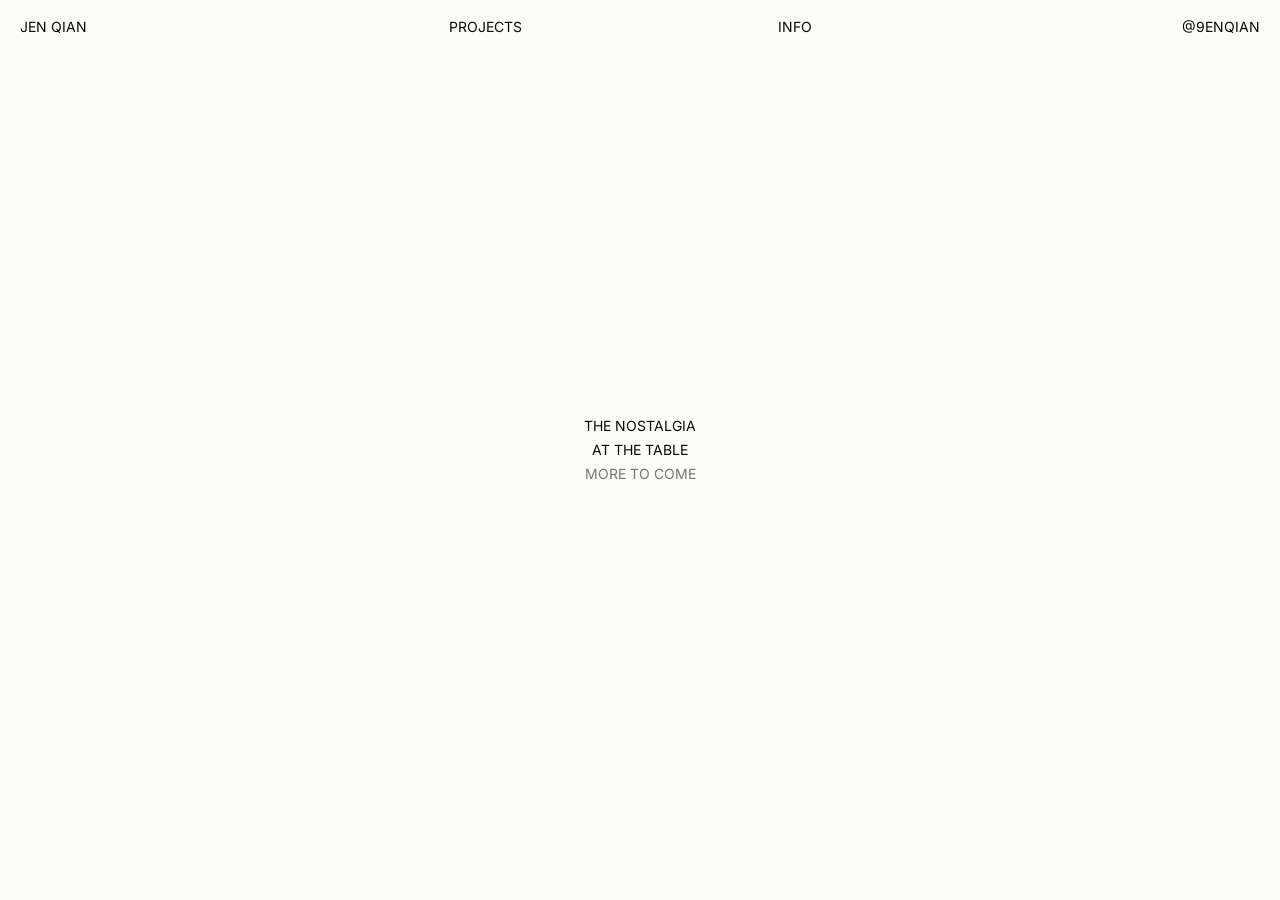
<file: index.html>
<!doctype html>
<html lang="en">
  <head>
    <meta charset="UTF-8" />
    <meta name="viewport" content="width=device-width, initial-scale=1.0" />
    <meta name="description" content="Jen Qian — photographer and visual artist." />
    <title>Jen Qian</title>
    <link rel="preconnect" href="https://fonts.googleapis.com" />
    <link rel="preconnect" href="https://fonts.gstatic.com" crossorigin />
    <link href="https://fonts.googleapis.com/css2?family=DM+Mono&family=Inter:wght@400;500&display=swap" rel="stylesheet" />
    <link rel="stylesheet" href="style.css" />
  </head>
  <body>
    <div class="image-wash" aria-hidden="true"></div>
    <header>
      <a href="#top" aria-label="Jen Qian home">JEN QIAN</a>
      <a href="#projects">PROJECTS</a>
      <a href="info.html">INFO</a>
      <a href="https://instagram.com/9enqian" target="_blank" rel="noreferrer">@9ENQIAN</a>
    </header>
    <main id="top">
      <section id="projects" aria-label="Projects">
        <a class="project" href="nostalgia.html" data-image="assets/nostalgia/web/nostalgia-cover.jpg" id="nostalgia">THE NOSTALGIA</a>
        <a class="project" href="food.html" data-image="assets/at-the-table/web/pudding.jpg" id="food">AT THE TABLE</a>
        <a class="project muted" href="mailto:angelajunyu@gmail.com">MORE TO COME</a>
      </section>
      <p class="hint" aria-hidden="true">hover to view</p>
    </main>
    <script src="script.js"></script>
  </body>
</html>
</file>
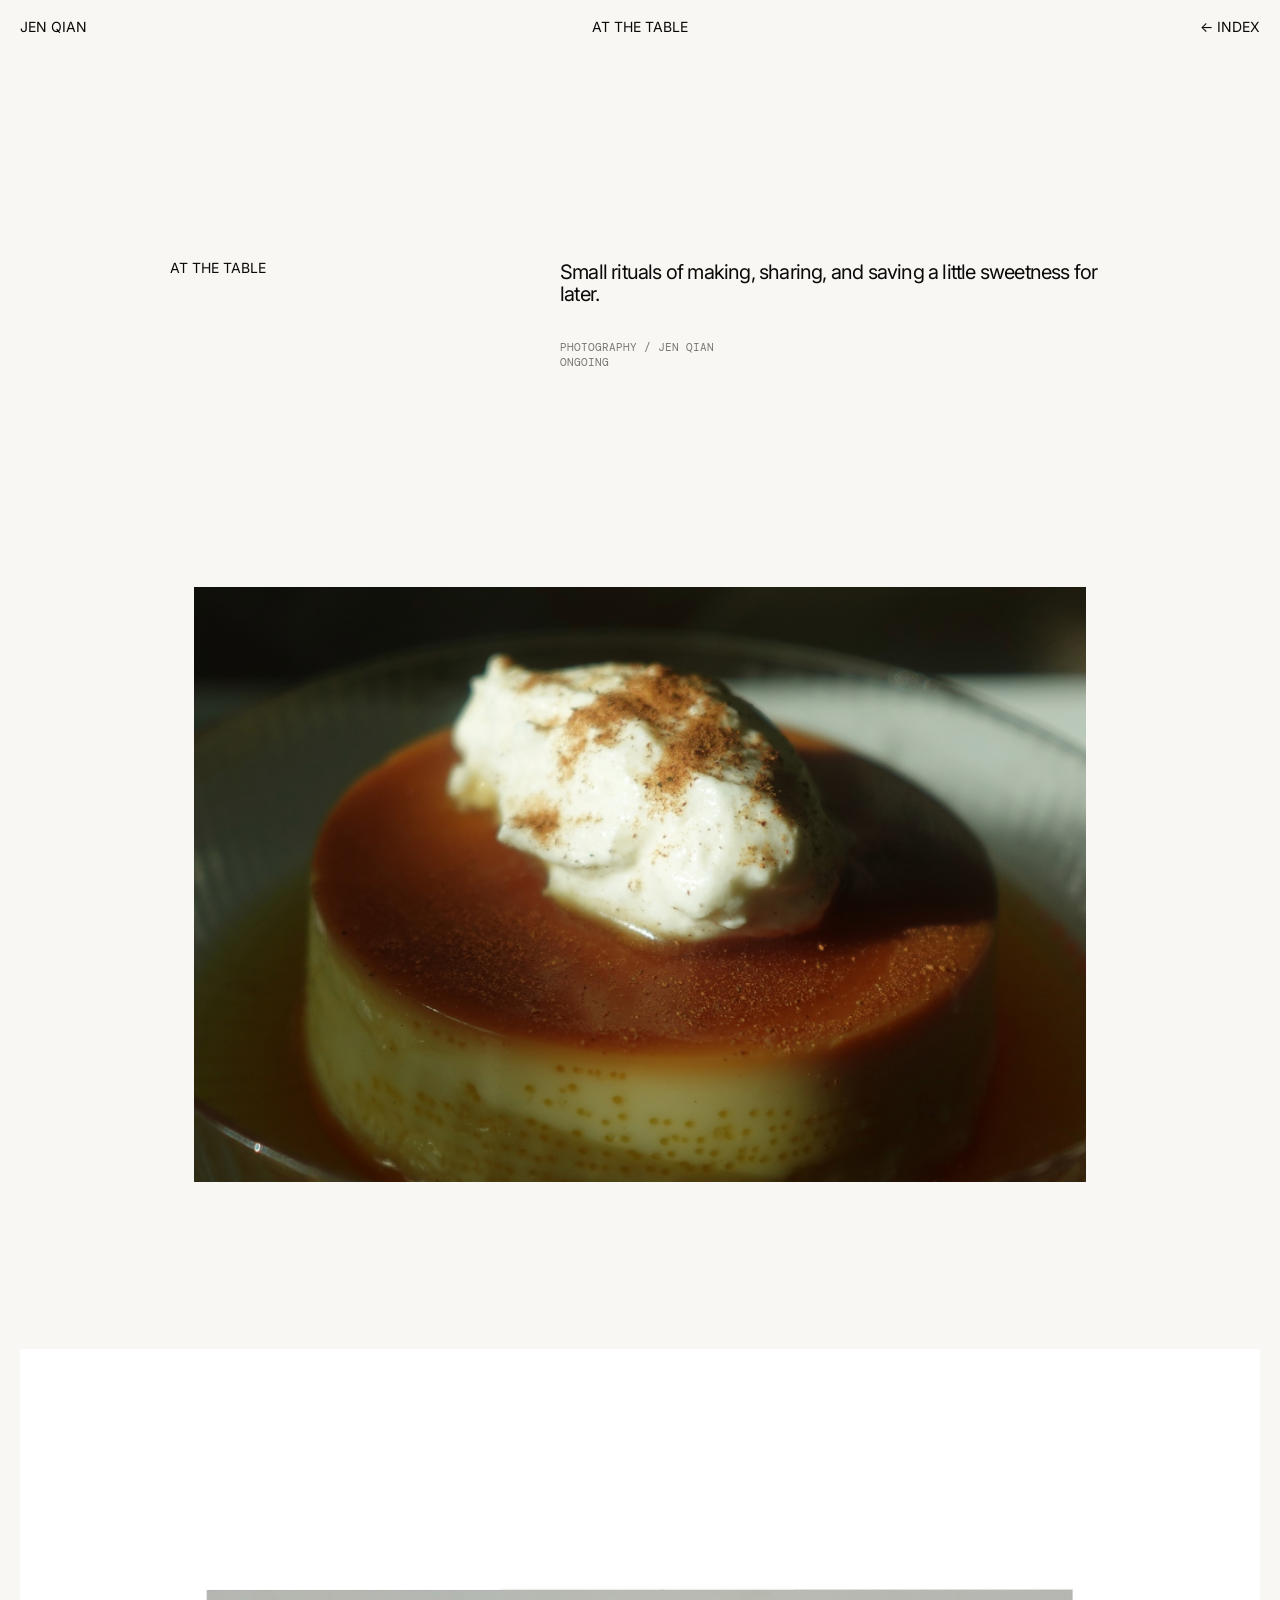
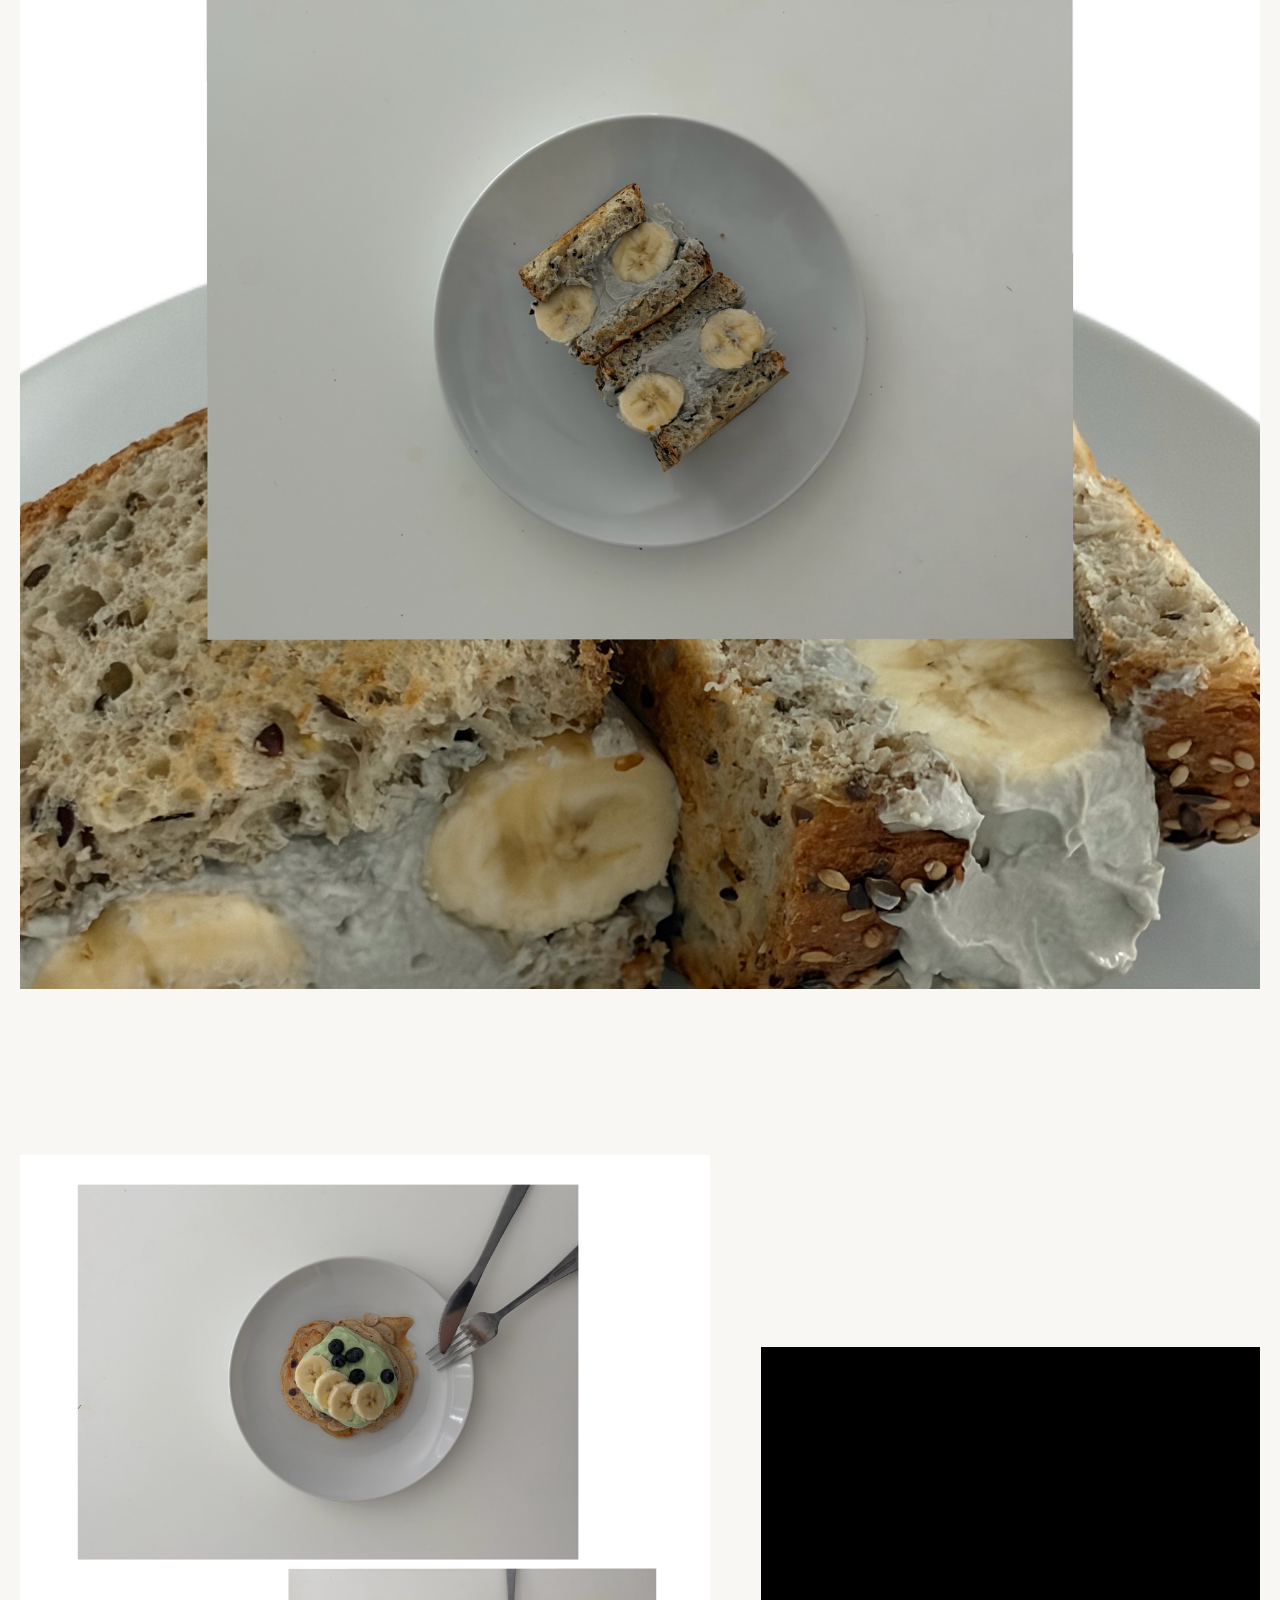
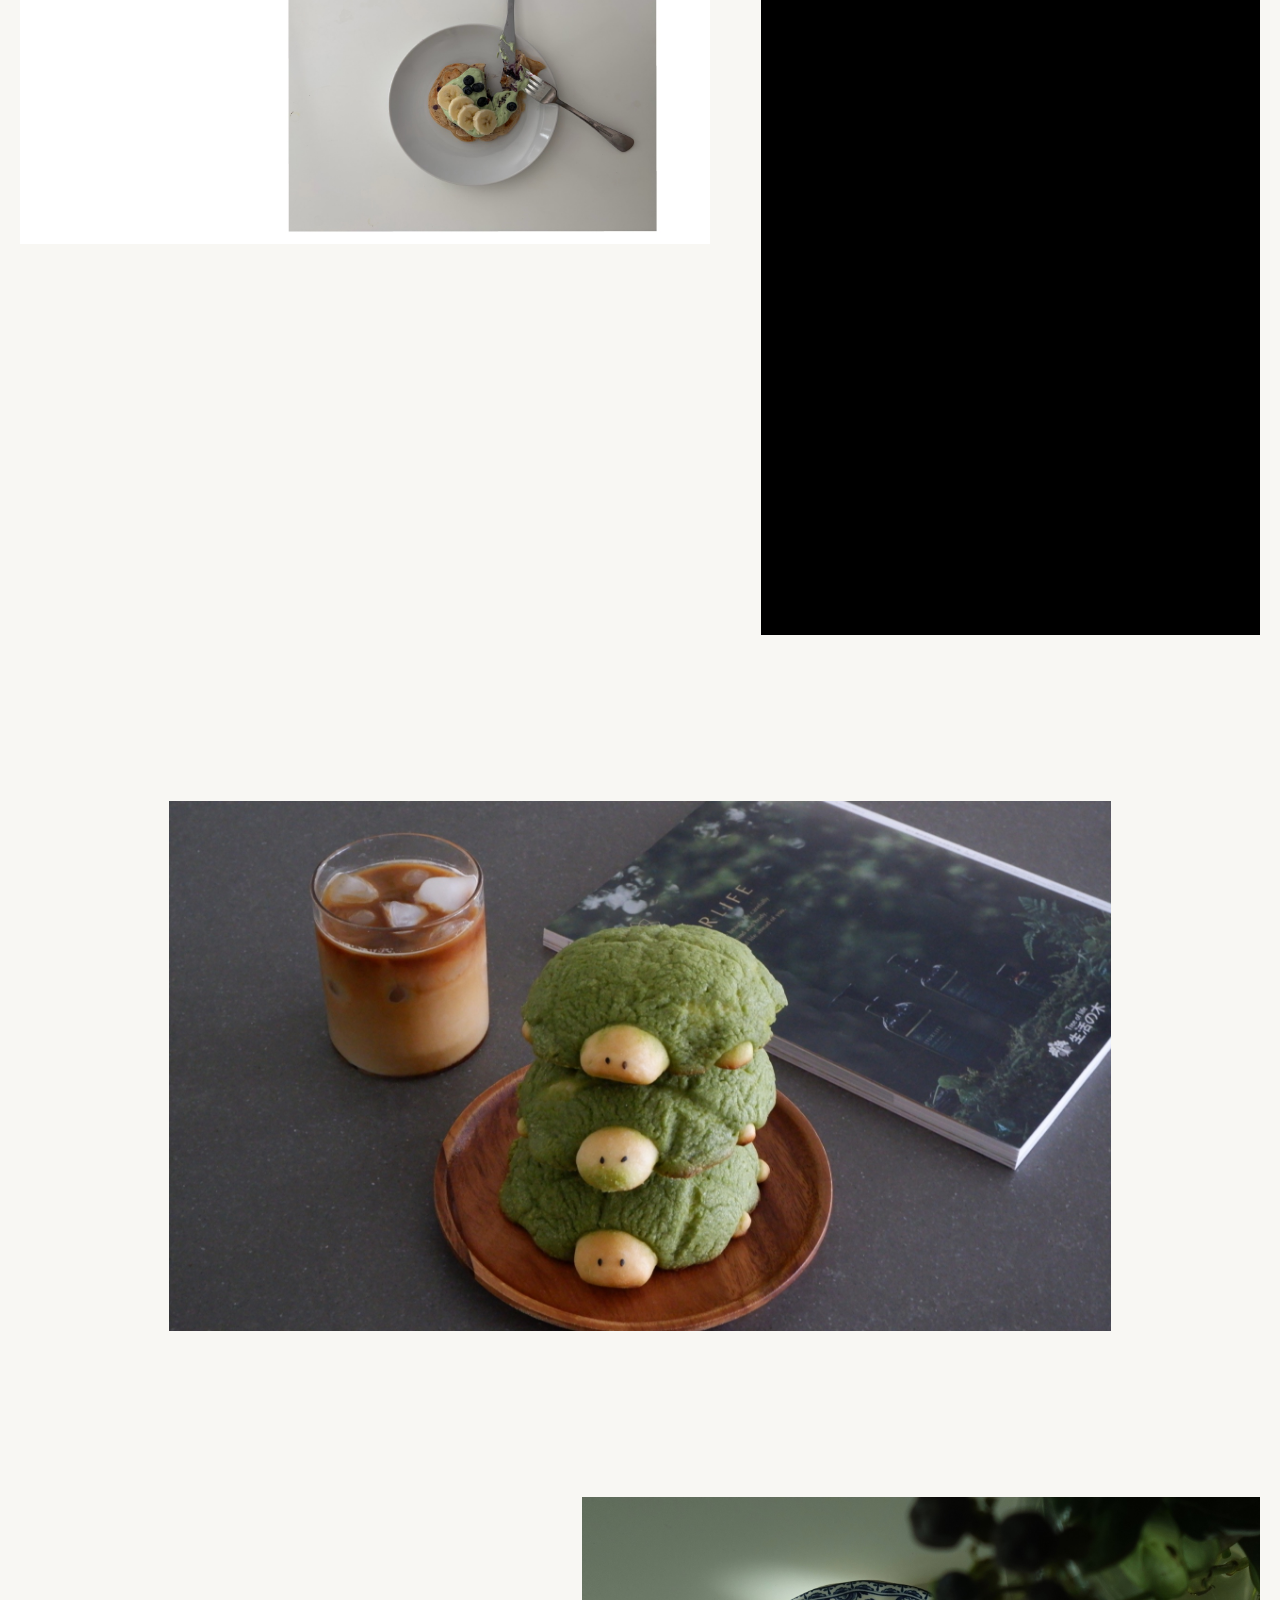
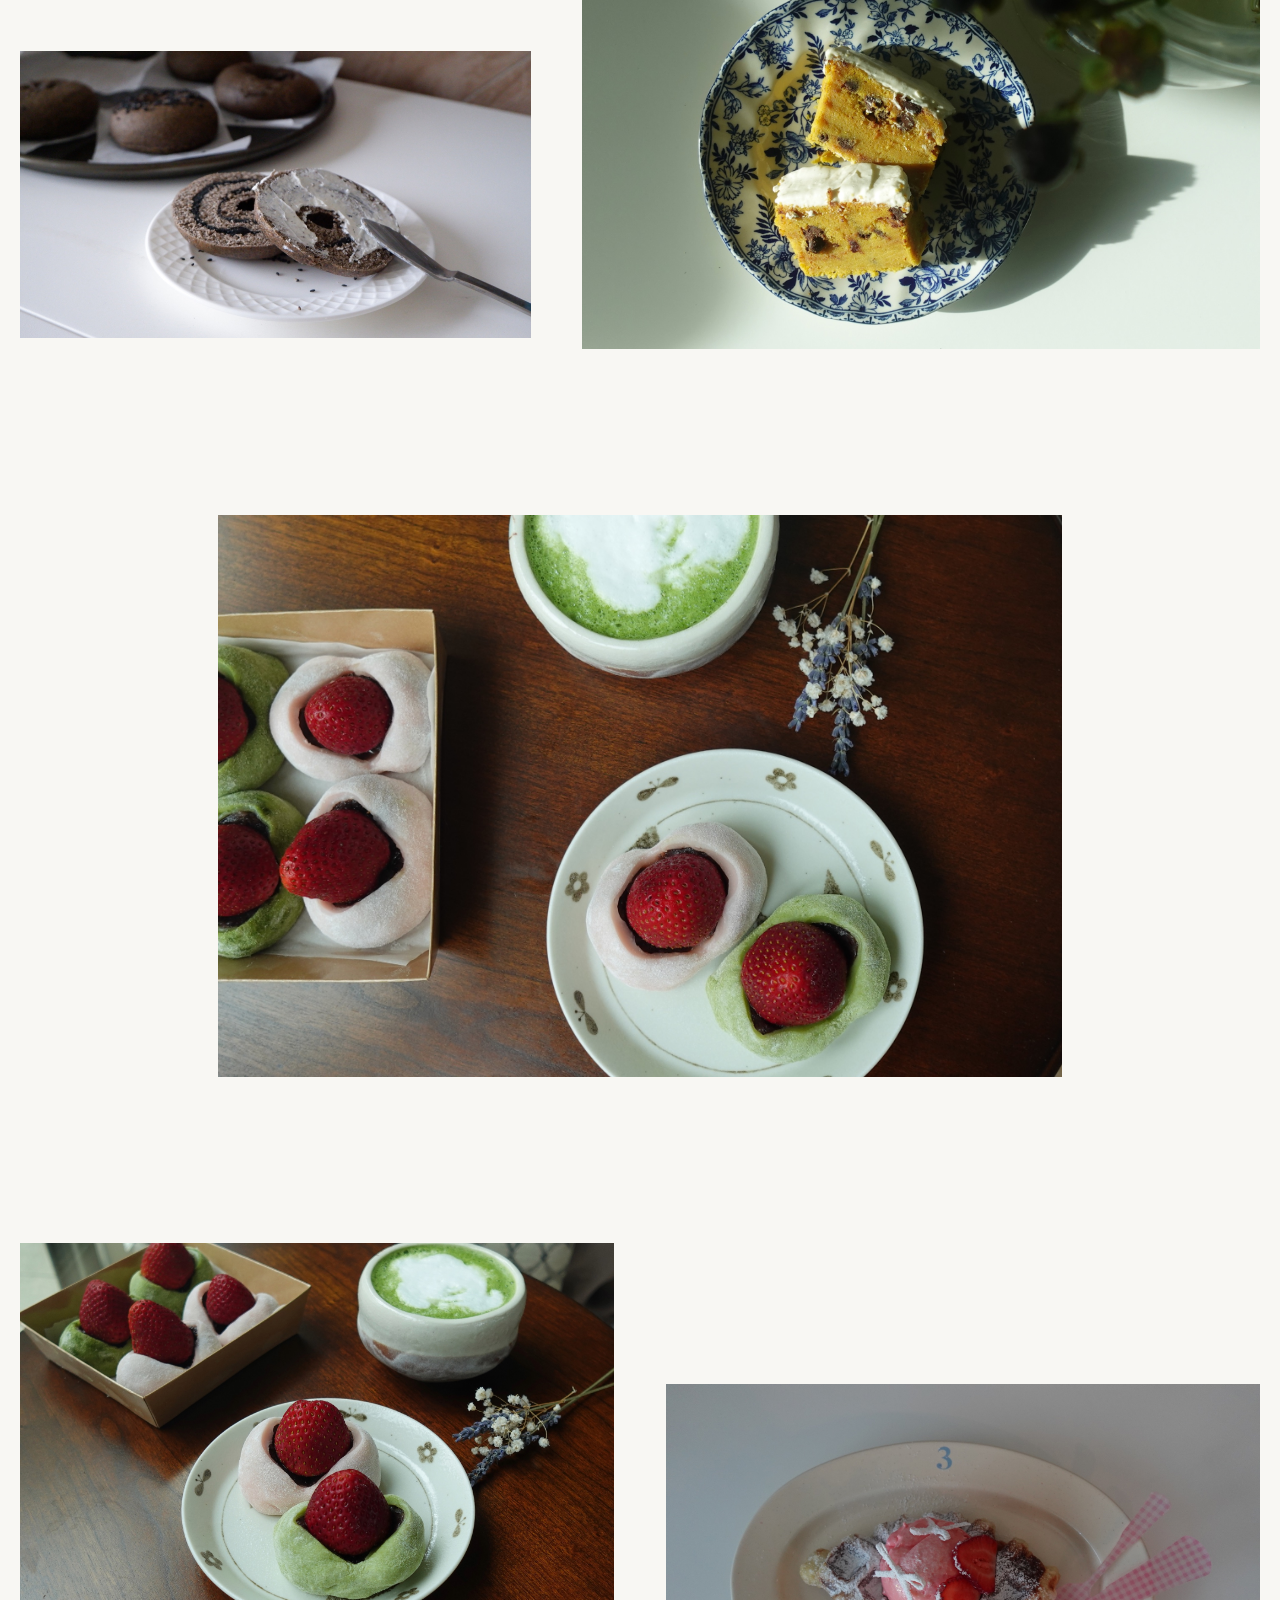
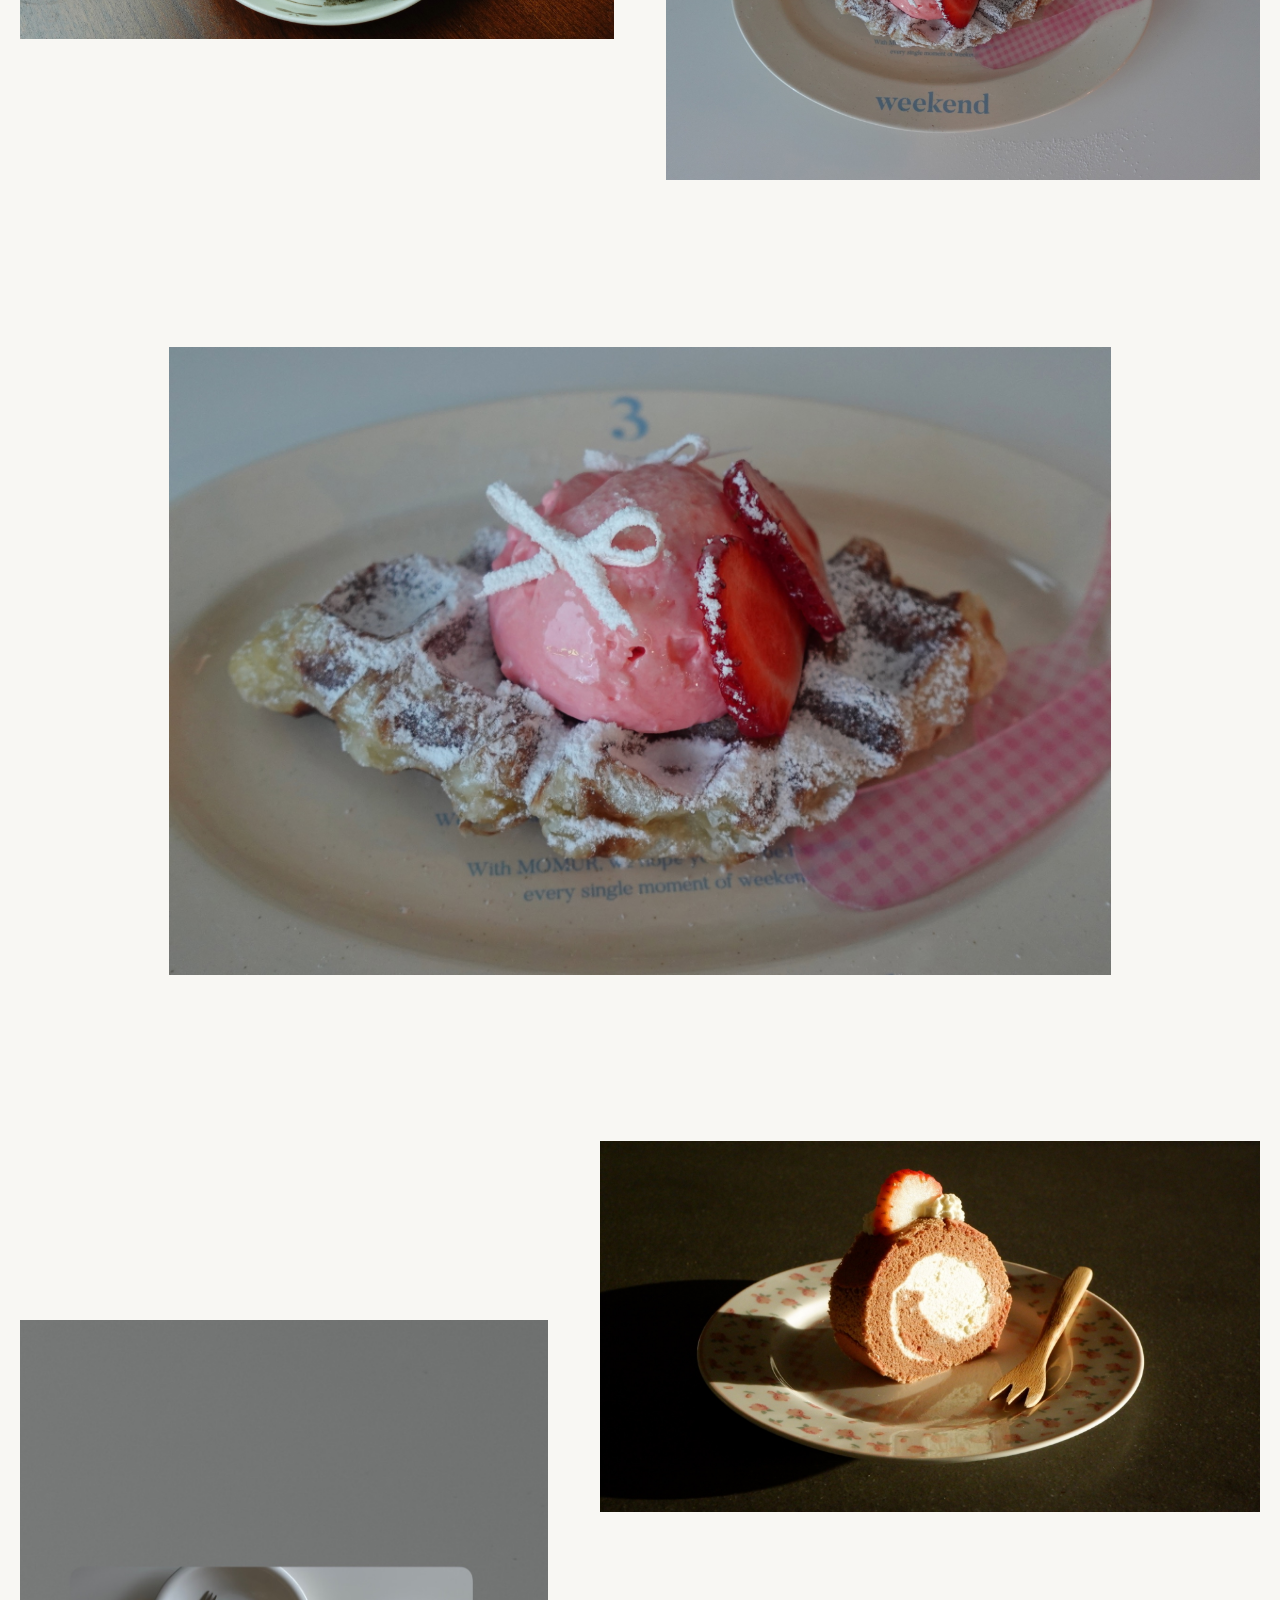
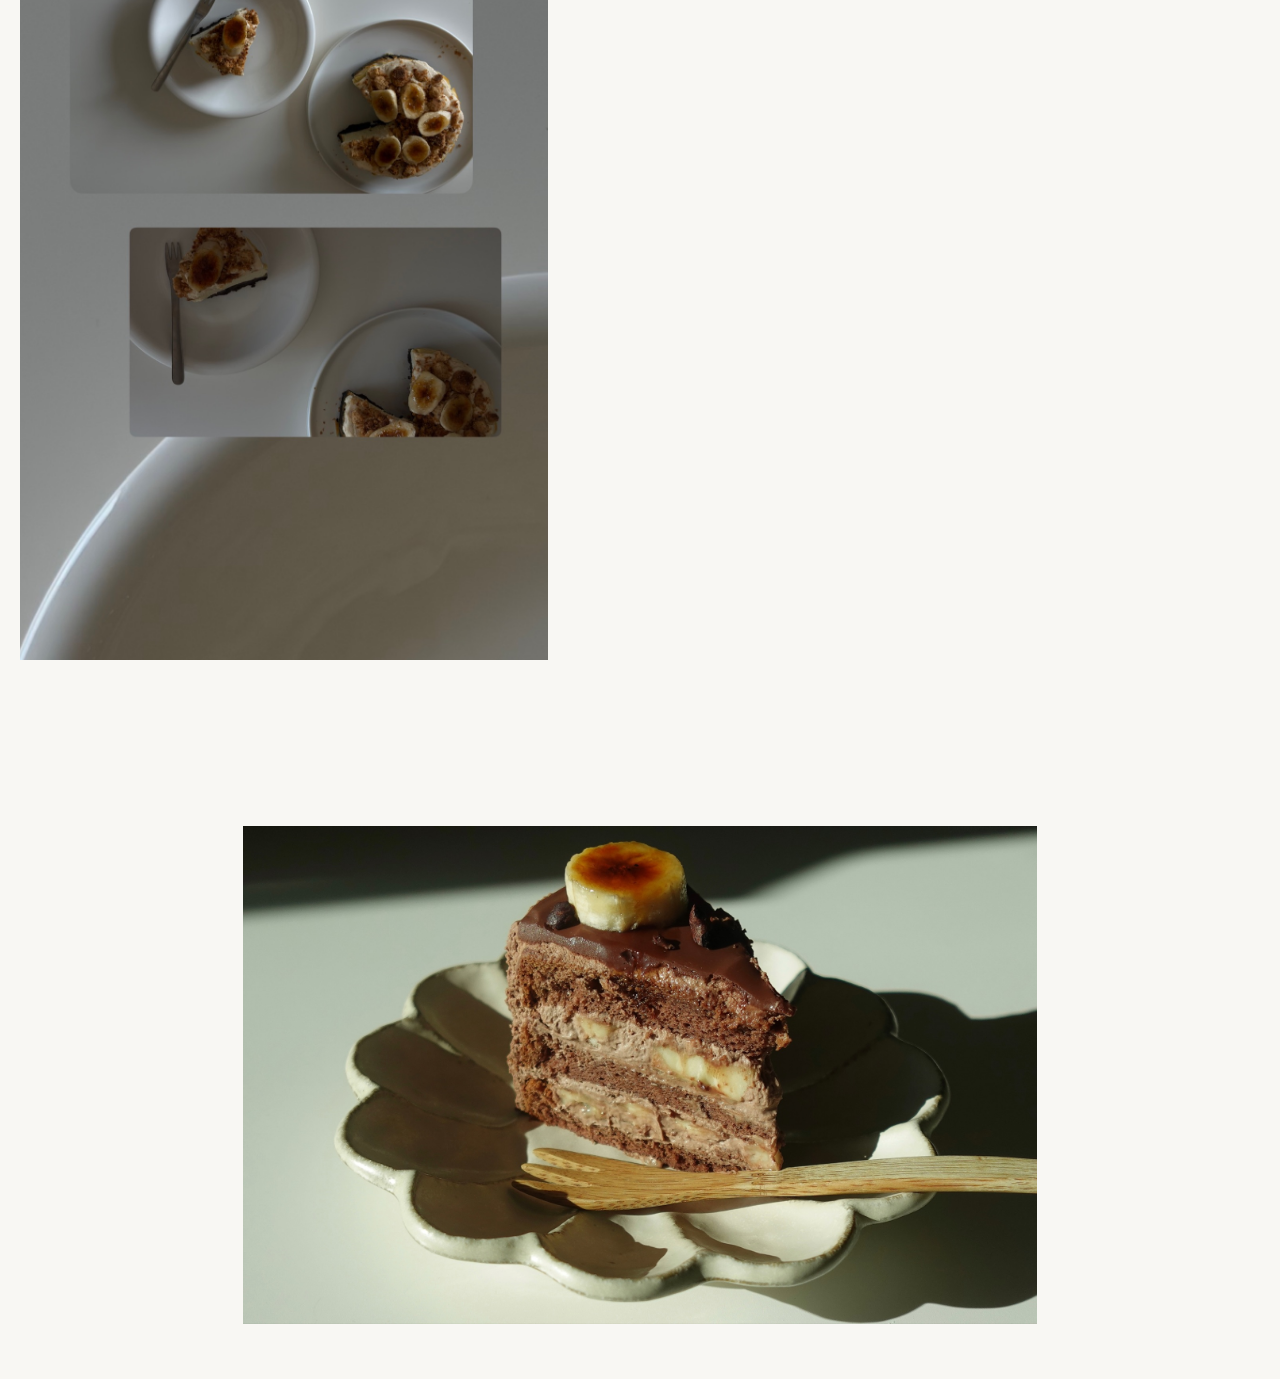
<file: food.html>
<!doctype html>
<html lang="en">
  <head>
    <meta charset="UTF-8" />
    <meta name="viewport" content="width=device-width, initial-scale=1.0" />
    <meta name="description" content="At the Table, food photography by Jen Qian." />
    <title>At the Table — Jen Qian</title>
    <link rel="preconnect" href="https://fonts.googleapis.com" />
    <link rel="preconnect" href="https://fonts.gstatic.com" crossorigin />
    <link href="https://fonts.googleapis.com/css2?family=DM+Mono&family=Inter:wght@400;500&display=swap" rel="stylesheet" />
    <link rel="stylesheet" href="style.css" />
    <link rel="stylesheet" href="gallery.css" />
  </head>
  <body class="gallery-page table-page">
    <header class="gallery-header">
      <a href="index.html">JEN QIAN</a>
      <p>AT THE TABLE</p>
      <a href="index.html">← INDEX</a>
    </header>
    <main class="story-main">
      <section class="story-intro">
        <h1>AT THE TABLE</h1>
        <div>
          <p>Small rituals of making, sharing, and saving a little sweetness for later.</p>
          <p class="story-credit">PHOTOGRAPHY / JEN QIAN<br />ONGOING</p>
        </div>
      </section>
      <section class="story-images" aria-label="At the Table photographs">
        <figure class="story-image story-image--cover"><img src="assets/at-the-table/web/pudding.jpg" alt="Caramel pudding with cream" /></figure>
        <figure class="story-image story-image--full"><img src="assets/at-the-table/web/banana-toast-collage.jpg" alt="Layered photographs of banana toast" /></figure>
        <div class="story-pair story-pair--table-start">
          <figure class="story-image"><img src="assets/at-the-table/web/pancake-collage.jpg" alt="Layered photographs of pancakes with fruit" /></figure>
          <figure class="story-image"><img src="assets/at-the-table/web/heic-still-life.jpg" alt="Food still life" /></figure>
        </div>
        <figure class="story-image story-image--wide"><img src="assets/at-the-table/web/turtle-bread.jpg" alt="Green turtle bread with iced coffee" /></figure>
        <div class="story-pair story-pair--table-middle">
          <figure class="story-image"><img src="assets/at-the-table/web/sesame-bagels.jpg" alt="Sesame bagels on a white plate" /></figure>
          <figure class="story-image"><img src="assets/at-the-table/web/pumpkin-bread.jpg" alt="Pumpkin bread on a blue floral plate" /></figure>
        </div>
        <figure class="story-image story-image--collage"><img src="assets/at-the-table/web/mochi-table.jpg" alt="Strawberry mochi and matcha on a wooden table" /></figure>
        <div class="story-pair story-pair--table-sweets">
          <figure class="story-image"><img src="assets/at-the-table/web/mochi.jpg" alt="Strawberry mochi and matcha" /></figure>
          <figure class="story-image"><img src="assets/at-the-table/web/pink-croffle.jpg" alt="Pink ice cream croffle on a patterned plate" /></figure>
        </div>
        <figure class="story-image story-image--wide"><img src="assets/at-the-table/web/croffle.jpg" alt="Close detail of a pink ice cream croffle" /></figure>
        <div class="story-pair story-pair--table-finale">
          <figure class="story-image"><img src="assets/at-the-table/web/banana-cake-collage.jpg" alt="Layered photographs of banana cake on white plates" /></figure>
          <figure class="story-image"><img src="assets/at-the-table/web/strawberry-roll.jpg" alt="Strawberry cake roll in afternoon light" /></figure>
        </div>
        <figure class="story-image story-image--last"><img src="assets/at-the-table/web/chocolate-banana-cake.jpg" alt="Slice of chocolate banana cake on a flower-shaped plate" /></figure>
      </section>
    </main>
  </body>
</html>
</file>
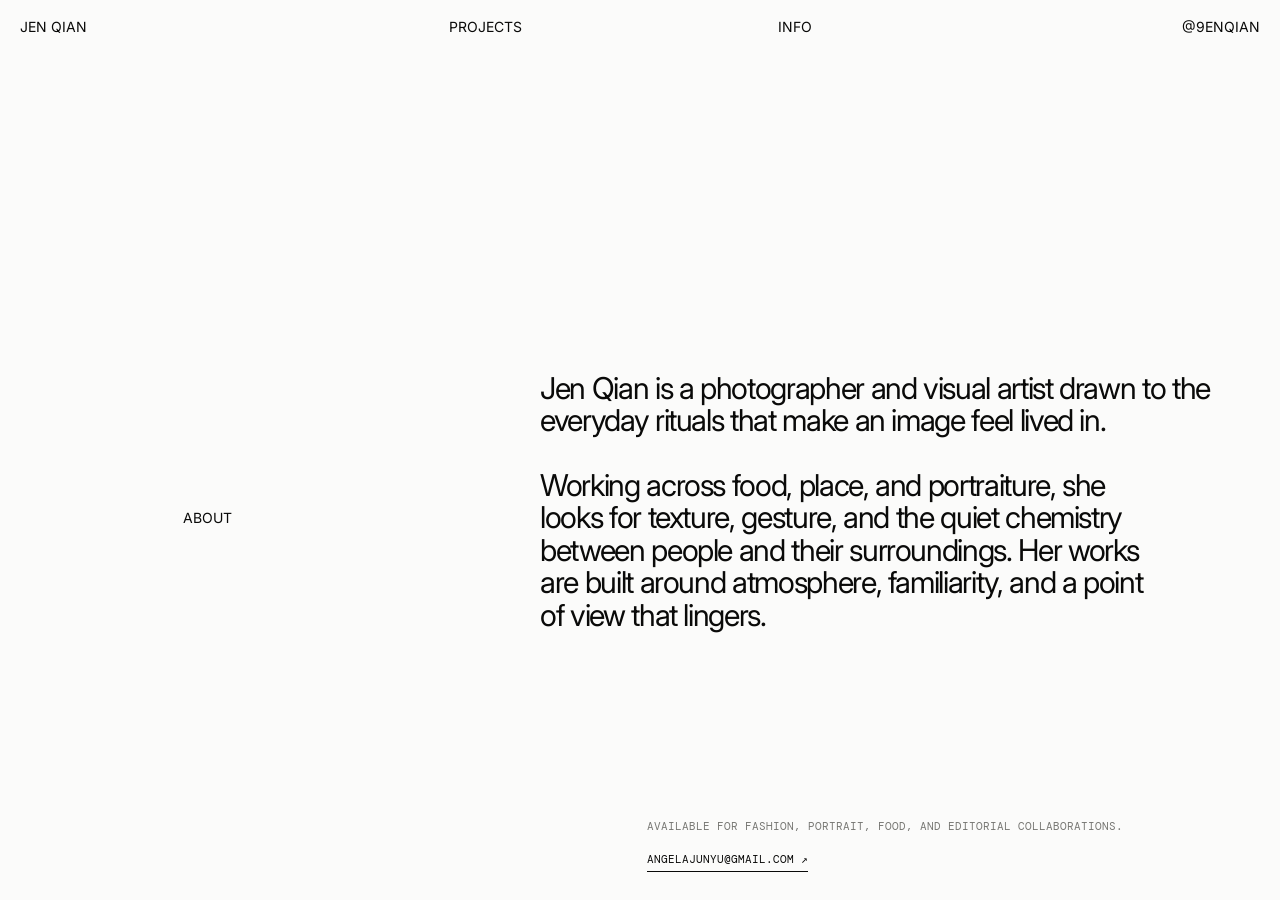
<file: info.html>
<!doctype html>
<html lang="en">
  <head>
    <meta charset="UTF-8" />
    <meta name="viewport" content="width=device-width, initial-scale=1.0" />
    <meta name="description" content="About Jen Qian, photographer and visual artist." />
    <title>Info — Jen Qian</title>
    <link rel="preconnect" href="https://fonts.googleapis.com" />
    <link rel="preconnect" href="https://fonts.gstatic.com" crossorigin />
    <link href="https://fonts.googleapis.com/css2?family=DM+Mono&family=Inter:wght@400;500&display=swap" rel="stylesheet" />
    <link rel="stylesheet" href="style.css" />
    <link rel="stylesheet" href="info.css" />
  </head>
  <body class="info-page">
    <header class="info-header">
      <a href="index.html">JEN QIAN</a>
      <a href="index.html#projects">PROJECTS</a>
      <span>INFO</span>
      <a href="https://instagram.com/9enqian" target="_blank" rel="noreferrer">@9ENQIAN</a>
    </header>
    <main class="info-main">
      <p class="info-label">ABOUT</p>
      <div class="info-copy">
        <p>Jen Qian is a photographer and visual artist drawn to the everyday rituals that make an image feel lived in.</p>
        <p>Working across food, place, and portraiture, she looks for texture, gesture, and the quiet chemistry between people and their surroundings. Her works are built around atmosphere, familiarity, and a point of view that lingers.</p>
      </div>
      <div class="info-details">
        <p>Available for fashion, portrait, food, and editorial collaborations.</p>
        <a href="mailto:angelajunyu@gmail.com">ANGELAJUNYU@GMAIL.COM ↗</a>
      </div>
    </main>
  </body>
</html>
</file>
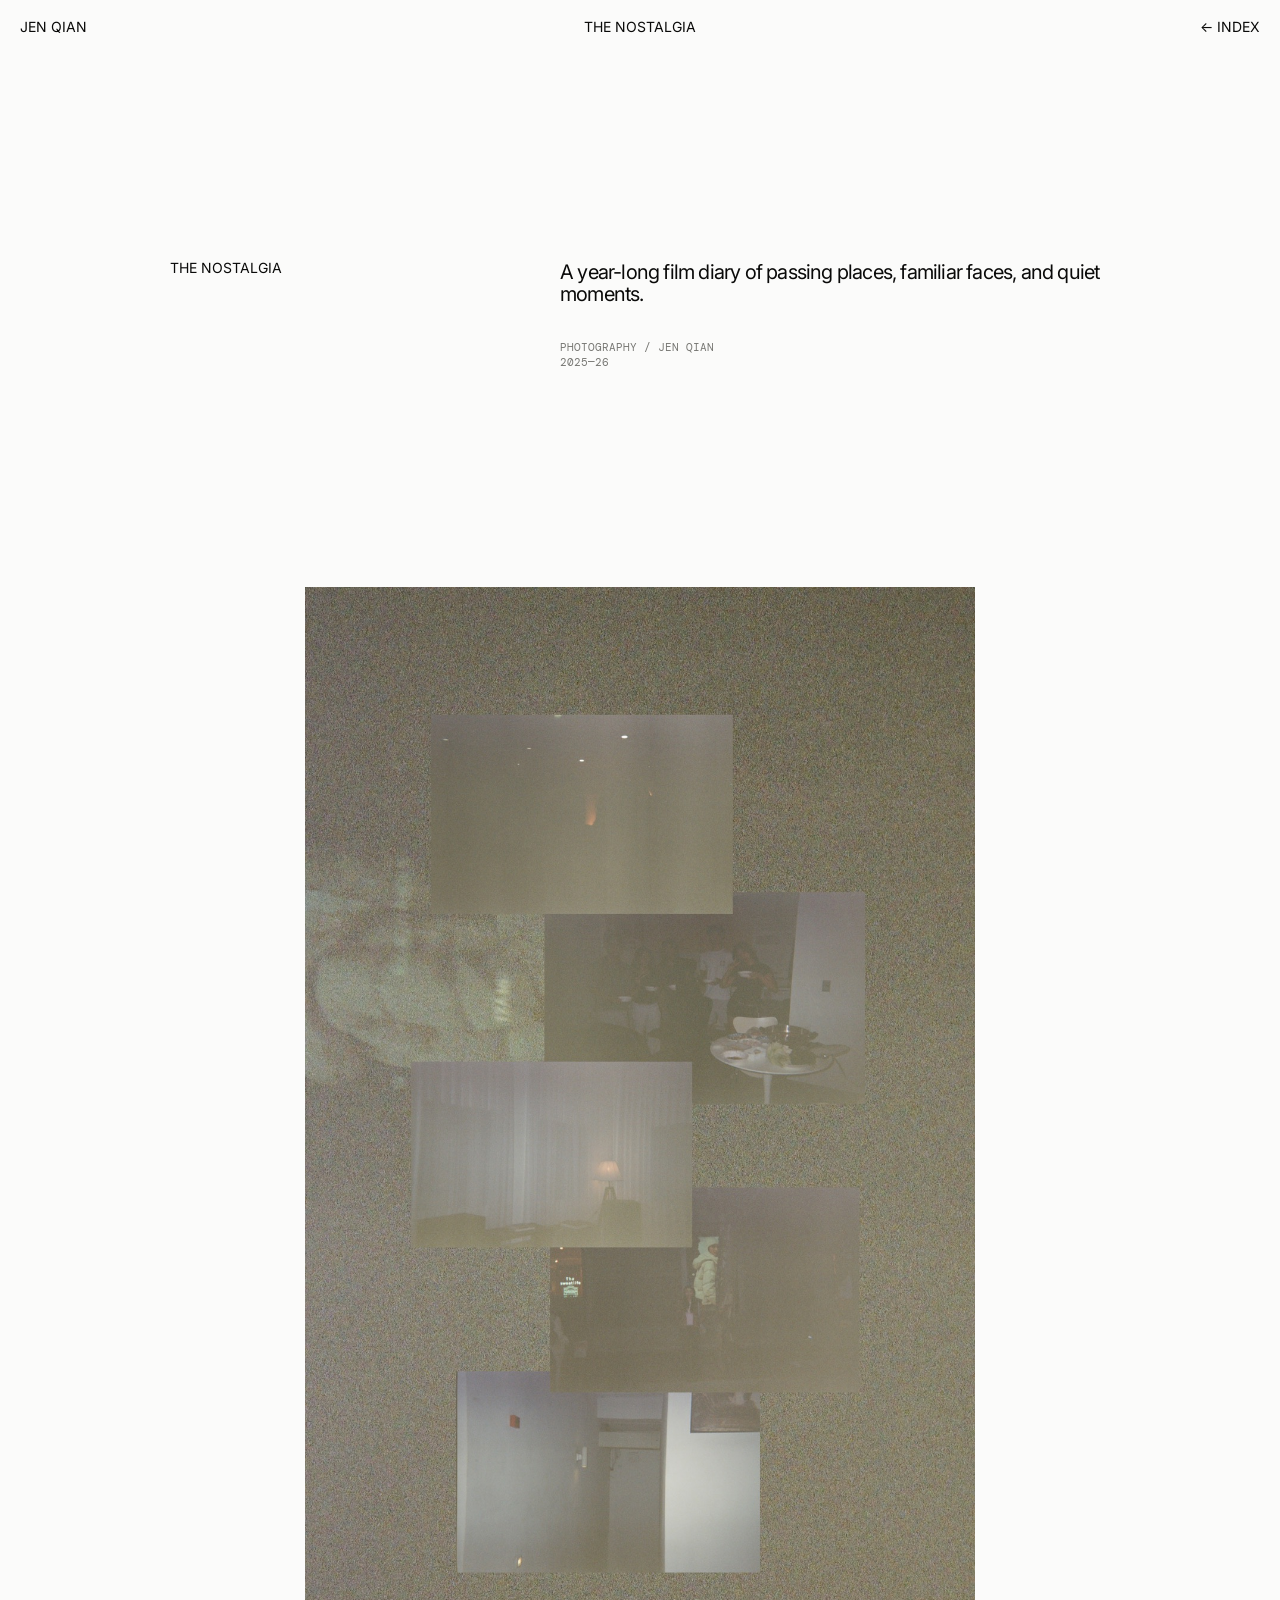
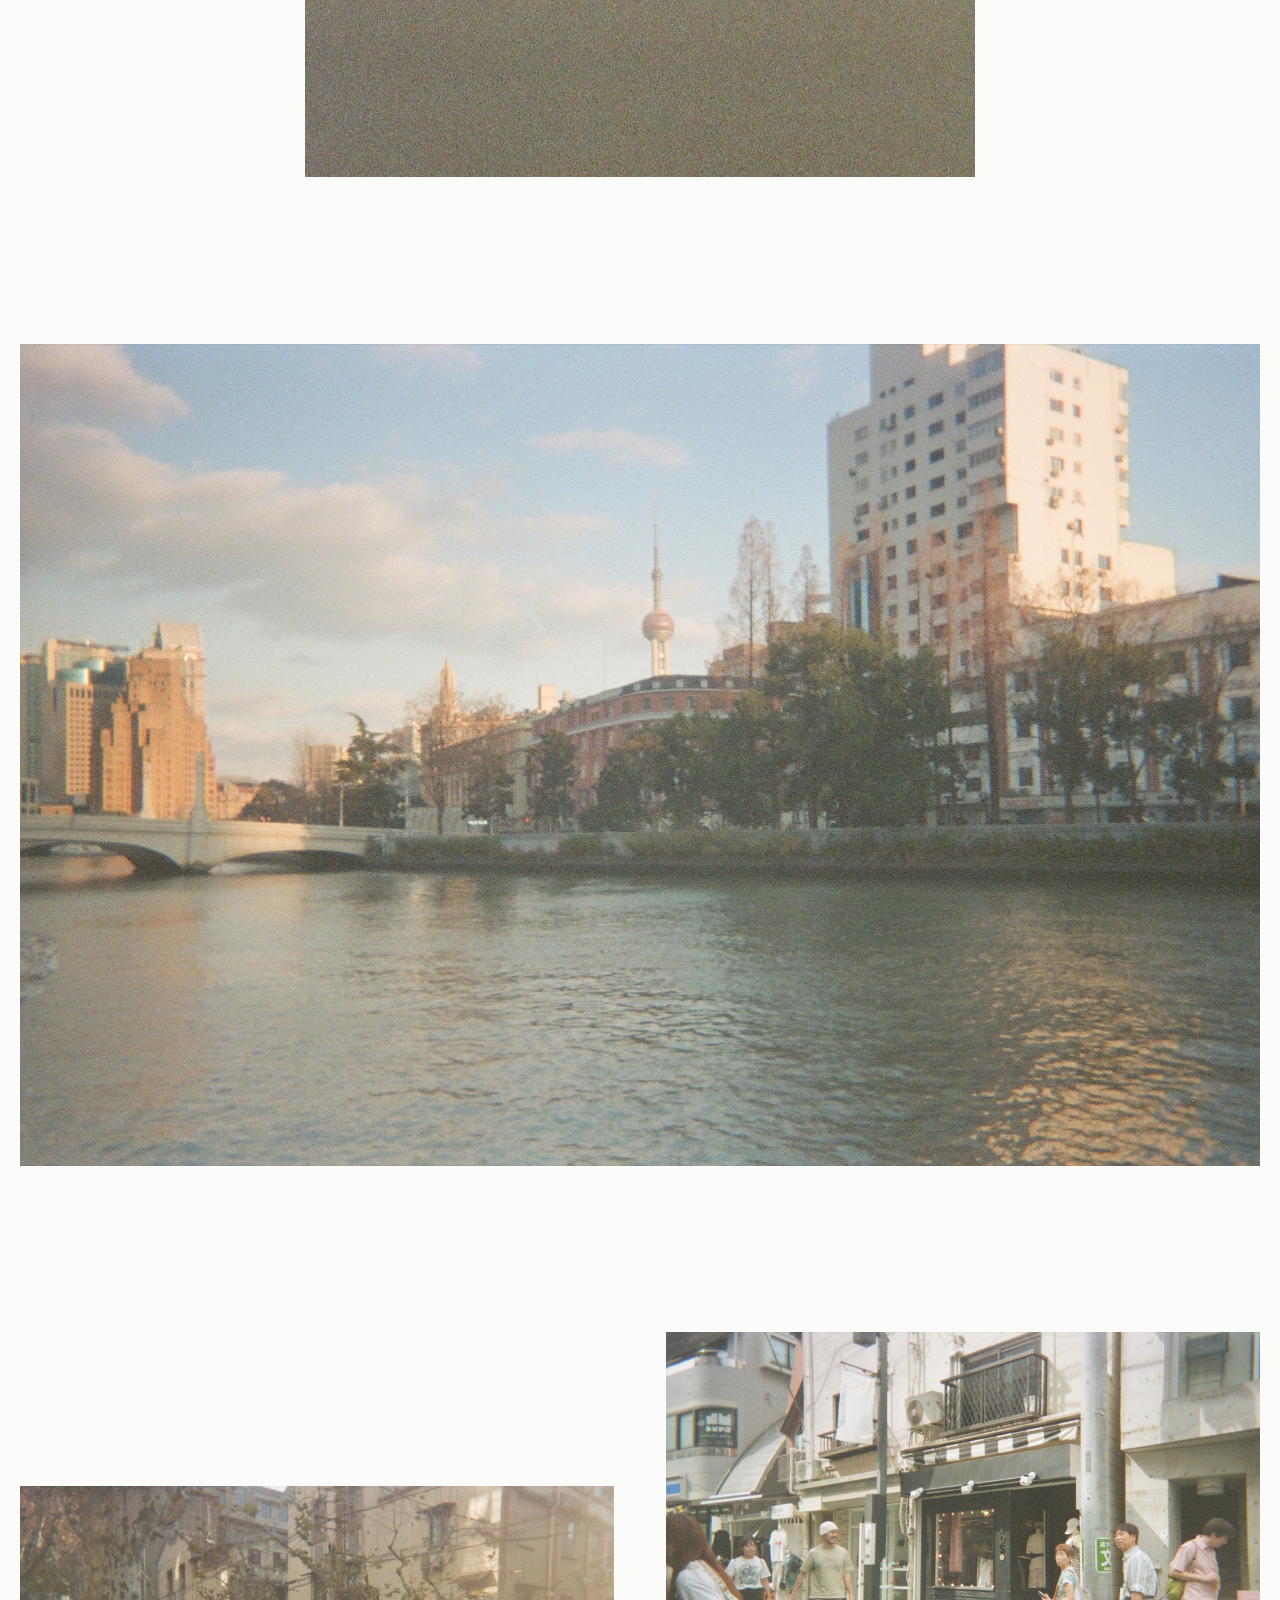
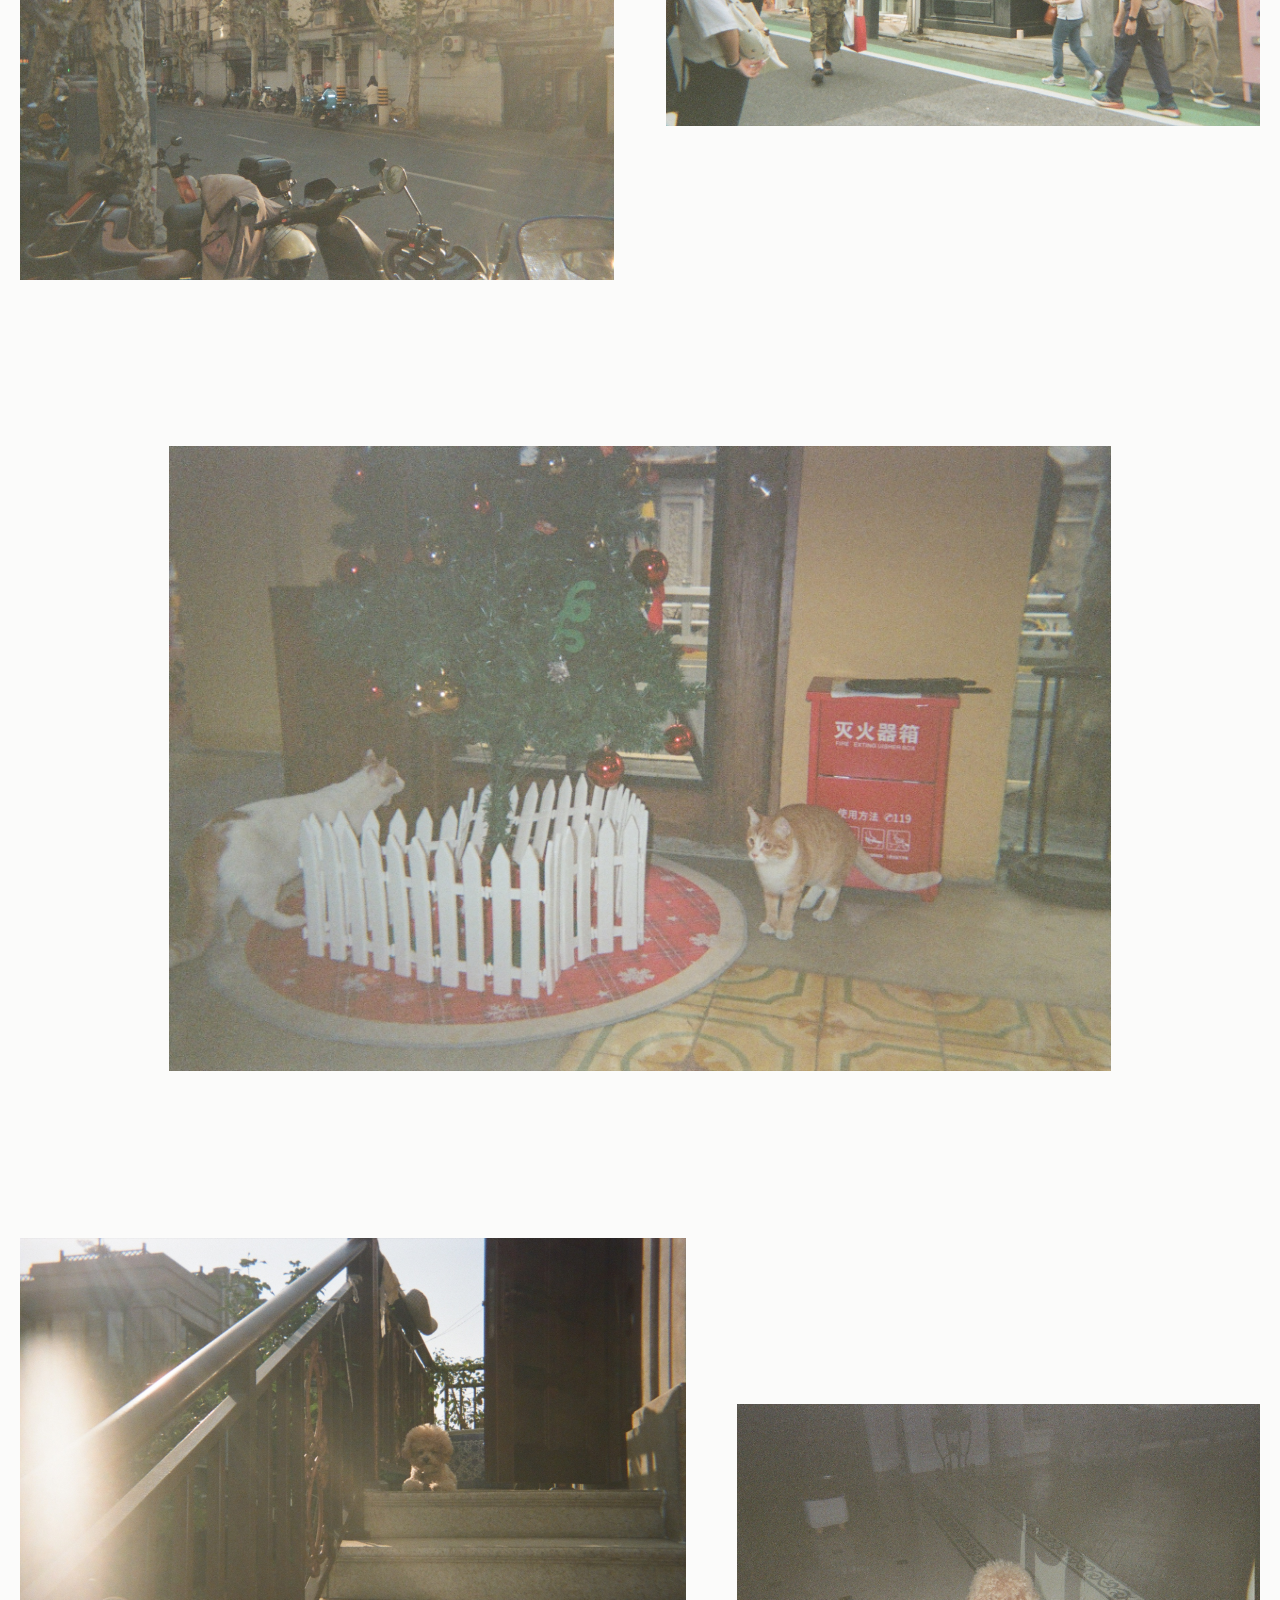
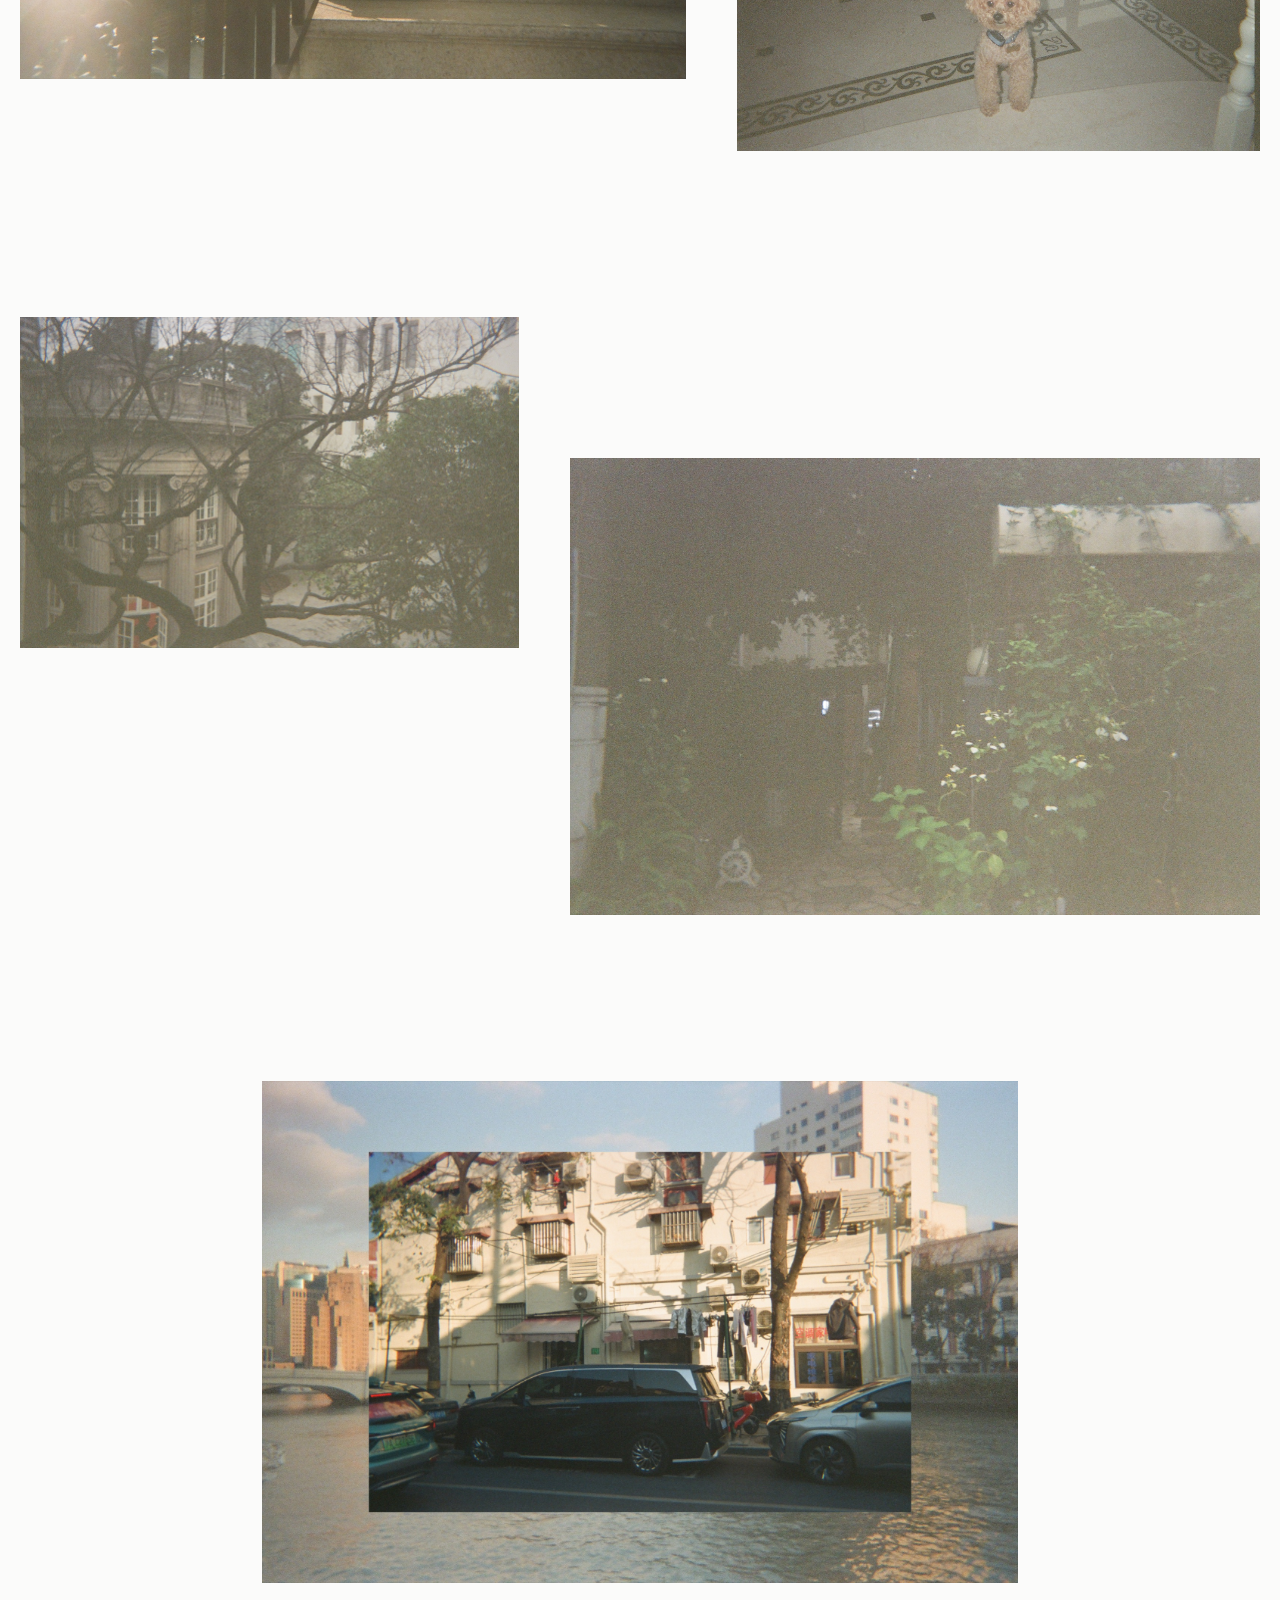
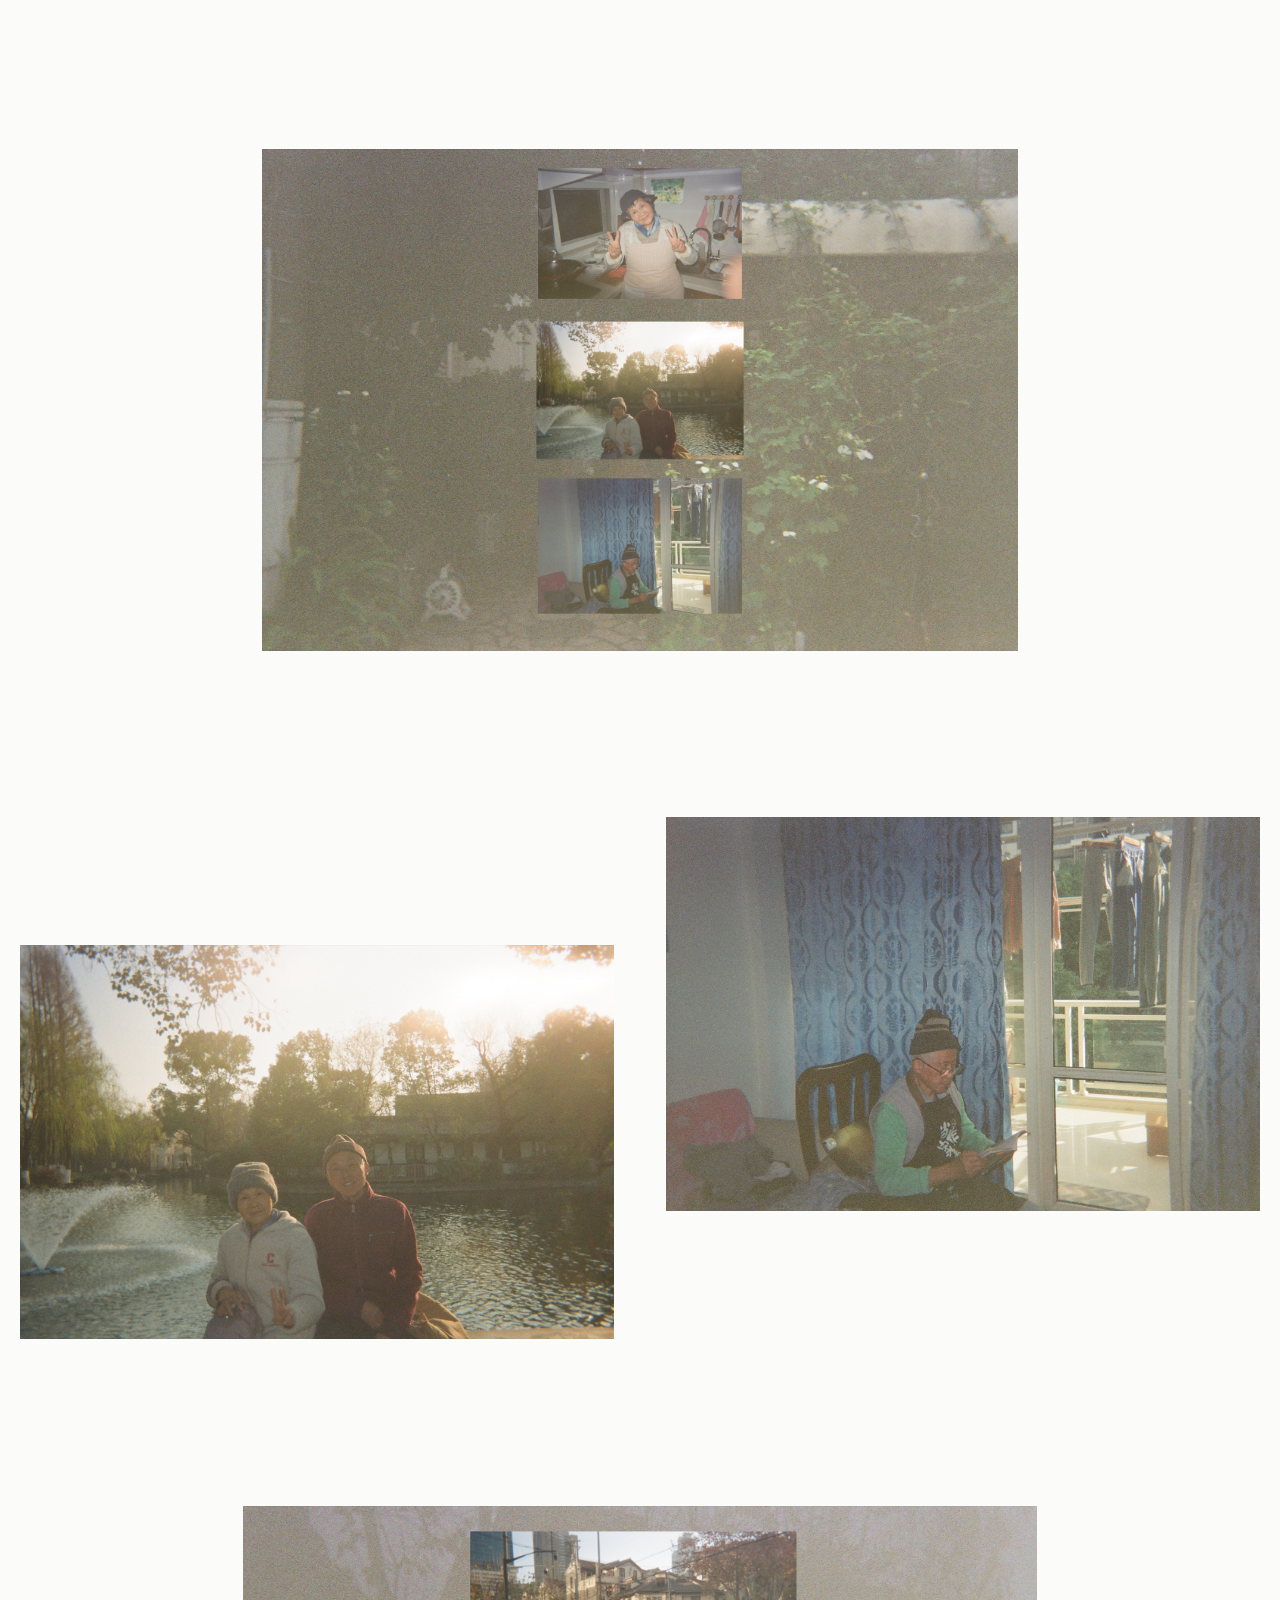
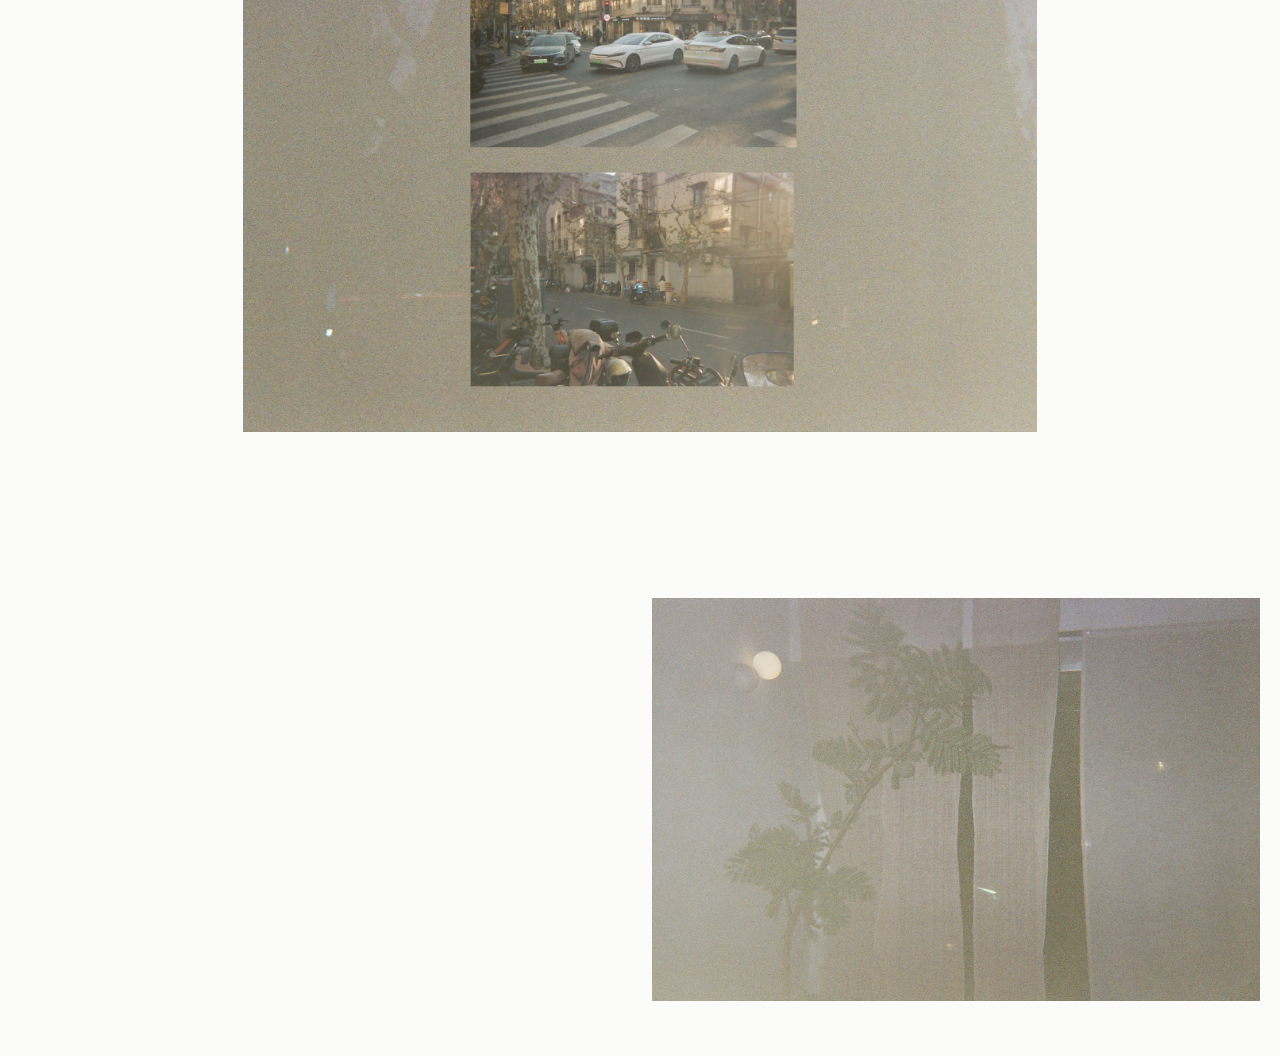
<file: nostalgia.html>
<!doctype html>
<html lang="en">
  <head>
    <meta charset="UTF-8" />
    <meta name="viewport" content="width=device-width, initial-scale=1.0" />
    <meta name="description" content="The Nostalgia, a film diary by Jen Qian." />
    <title>The Nostalgia — Jen Qian</title>
    <link rel="preconnect" href="https://fonts.googleapis.com" />
    <link rel="preconnect" href="https://fonts.gstatic.com" crossorigin />
    <link href="https://fonts.googleapis.com/css2?family=DM+Mono&family=Inter:wght@400;500&display=swap" rel="stylesheet" />
    <link rel="stylesheet" href="style.css" />
    <link rel="stylesheet" href="gallery.css" />
  </head>
  <body class="gallery-page nostalgia-page">
    <header class="gallery-header">
      <a href="index.html">JEN QIAN</a>
      <p>THE NOSTALGIA</p>
      <a href="index.html">← INDEX</a>
    </header>
    <main class="story-main">
      <section class="story-intro">
        <h1>THE NOSTALGIA</h1>
        <div>
          <p>A year-long film diary of passing places, familiar faces, and quiet moments.</p>
          <p class="story-credit">PHOTOGRAPHY / JEN QIAN<br />2025—26</p>
        </div>
      </section>
      <section class="story-images" aria-label="The Nostalgia photographs">
        <!-- The first image is temporarily used as the cover until you choose a different one. -->
        <figure class="story-image story-image--cover"><img src="assets/nostalgia/web/nostalgia-cover.jpg" alt="Layered film photographs in a dreamy interior" /></figure>
        <figure class="story-image story-image--full"><img src="assets/nostalgia/web/shanghai-river.jpg" alt="Shanghai skyline across a river at dusk" /></figure>
        <div class="story-pair story-pair--offset">
          <figure class="story-image"><img src="assets/nostalgia/web/scooters.jpg" alt="Scooters and trees along a Shanghai street" /></figure>
          <figure class="story-image"><img src="assets/nostalgia/web/street.jpg" alt="People walking through a Shanghai street" /></figure>
        </div>
        <figure class="story-image story-image--wide"><img src="assets/nostalgia/web/cats.jpg" alt="Two cats beside a small Christmas tree" /></figure>
        <div class="story-pair story-pair--dogs">
          <figure class="story-image"><img src="assets/nostalgia/web/dog-stairs.jpg" alt="Small dog on sunlit outdoor stairs" /></figure>
          <figure class="story-image"><img src="assets/nostalgia/web/dog-hall.jpg" alt="Small dog standing in a tiled hallway" /></figure>
        </div>
        <div class="story-pair story-pair--uneven">
          <figure class="story-image"><img src="assets/nostalgia/web/tree.jpg" alt="Tree branches framing an older building" /></figure>
          <figure class="story-image"><img src="assets/nostalgia/web/garden.jpg" alt="A shaded garden gate" /></figure>
        </div>
        <figure class="story-image story-image--collage"><img src="assets/nostalgia/web/shanghai-collage.jpg" alt="Layered street photographs from Shanghai" /></figure>
        <figure class="story-image story-image--collage"><img src="assets/nostalgia/web/family-collage.jpg" alt="Layered family photographs" /></figure>
        <div class="story-pair story-pair--family">
          <figure class="story-image"><img src="assets/nostalgia/web/family-river.jpg" alt="Two family members sitting beside a sunlit river" /></figure>
          <figure class="story-image"><img src="assets/nostalgia/web/grandfather.jpg" alt="Grandfather sitting beside a bright window" /></figure>
        </div>
        <figure class="story-image story-image--last"><img src="assets/nostalgia/web/streets-collage.jpg" alt="Layered city street photographs" /></figure>
        <figure class="story-image story-image--quiet"><img src="assets/nostalgia/web/interior.jpg" alt="Softly lit interior with a plant" /></figure>
      </section>
    </main>
  </body>
</html>
</file>
<file: style.css>
:root { --black:#0a0a09; --white:#fbfbfa; }
* { box-sizing:border-box; }
html { scroll-behavior:smooth; }
body { margin:0; min-height:100svh; overflow:hidden; background:var(--white); color:var(--black); font:400 14px/1 "Inter",Arial,sans-serif; }
a { color:inherit; text-decoration:none; }
.image-wash { position:fixed; inset:0; z-index:-1; opacity:0; background:center / cover no-repeat; filter:grayscale(1) contrast(1.08) brightness(.75); transition:opacity .35s ease, background-image .1s linear; }
body.is-viewing { color:var(--white); } body.is-viewing .image-wash { opacity:1; }
header { position:fixed; top:0; left:0; width:100%; display:grid; grid-template-columns:1fr 1fr 1fr 1fr; padding:20px; z-index:1; }
header a:nth-child(2), header a:nth-child(3) { justify-self:center; } header a:last-child { justify-self:end; }
header a, .project { transition:opacity .2s ease; } header a:hover { opacity:.5; }
main { display:grid; min-height:100svh; place-items:center; padding:70px 20px; }
#projects { display:flex; flex-direction:column; align-items:center; gap:8px; text-align:center; }
.project { font-size:14px; line-height:1.15; } .project:hover { opacity:.55; } .project.muted { color:#777773; }
body.is-viewing .project.muted { color:rgba(255,255,255,.6); }
.hint { position:fixed; bottom:20px; left:20px; margin:0; color:transparent; font:10px "DM Mono",monospace; text-transform:uppercase; transition:color .2s; } body.is-viewing .hint { color:rgba(255,255,255,.8); }
@media (max-width:650px) { body { font-size:12px; } header { padding:16px; grid-template-columns:1fr 1fr; row-gap:13px; } header a:nth-child(2) { justify-self:end; } header a:nth-child(3) { justify-self:start; } header a:last-child { justify-self:end; } .project { font-size:13px; } .hint { bottom:16px; left:16px; } }
</file>
<file: gallery.css>
.gallery-page { overflow-x:hidden; overflow-y:auto; background:#fbfbfa; }
.gallery-header { position:relative; display:grid; grid-template-columns:1fr 1fr 1fr; padding:20px; }
.gallery-header p { justify-self:center; margin:0; }.gallery-header a:last-child { justify-self:end; }
.gallery-main { max-width:1440px; margin:0 auto; padding:13vh 20px 40px; }
.project-intro { display:flex; justify-content:space-between; margin-bottom:9px; font-size:14px; }.project-intro p { margin:0; }.project-subtitle { color:#777773; }
.image { margin:0; overflow:hidden; background:#dededb; }.image img { display:block; width:100%; height:100%; object-fit:cover; filter:grayscale(1); transition:filter .45s ease, transform .6s ease; }.image:hover img { filter:grayscale(.15); transform:scale(1.02); }
.image--hero { width:100%; aspect-ratio:1.65; margin-bottom:18vw; }.gallery-grid { display:grid; grid-template-columns:1fr 1fr; gap:12vw 4vw; align-items:start; }.image--portrait { aspect-ratio:.72; width:72%; justify-self:end; }.image--landscape { aspect-ratio:1.45; align-self:center; }.image--wide { grid-column:1 / -1; width:78%; justify-self:center; aspect-ratio:1.75; }
@media (max-width:650px) { .gallery-header { padding:16px; font-size:12px; }.gallery-main { padding:15vh 16px 28px; }.project-intro { font-size:12px; margin-bottom:8px; }.image--hero { aspect-ratio:.83; margin-bottom:24vw; }.gallery-grid { grid-template-columns:1fr; gap:17vw; }.image--portrait, .image--landscape, .image--wide { width:100%; aspect-ratio:.8; grid-column:auto; }.image--landscape { aspect-ratio:1.1; } }

/* The Nostalgia: a spacious, editorial sequence built around the supplied film series. */
.story-main { max-width:1440px; margin:0 auto; padding:23vh 20px 55px; }
.story-intro { display:grid; grid-template-columns:1fr 2fr; gap:9vw; margin-bottom:17vw; }.story-intro h1 { margin:0; font:400 14px/1 "Inter",Arial,sans-serif; }.story-intro div { max-width:550px; }.story-intro p { margin:0; font-size:20px; line-height:1.12; letter-spacing:-.04em; }.story-intro .story-credit { margin-top:34px; font:11px/1.35 "DM Mono",monospace; letter-spacing:0; color:#777773; }
.story-images { display:flex; flex-direction:column; gap:13vw; }.story-image { margin:0; overflow:hidden; background:#e3e1dc; }.story-image img { display:block; width:100%; height:auto; }.story-image--cover { width:54%; align-self:center; }.story-image--full { width:100%; }.story-image--wide { width:76%; align-self:center; }.story-image--collage { width:61%; align-self:center; }.story-image--last { width:64%; align-self:center; padding-bottom:0; }
.story-pair { display:grid; grid-template-columns:1fr 1fr; gap:4vw; align-items:start; }.story-pair--offset .story-image:first-child { margin-top:12vw; }.story-pair--uneven { grid-template-columns:.84fr 1.16fr; }.story-pair--uneven .story-image:last-child { margin-top:11vw; }
@media (max-width:650px) { .story-main { padding:19vh 16px 28px; }.story-intro { display:block; margin-bottom:24vw; }.story-intro h1 { margin-bottom:35px; font-size:12px; }.story-intro p { font-size:18px; }.story-images { gap:21vw; }.story-image--cover, .story-image--wide, .story-image--collage, .story-image--last { width:100%; }.story-pair, .story-pair--uneven { grid-template-columns:1fr; gap:21vw; }.story-pair--offset .story-image:first-child, .story-pair--uneven .story-image:last-child { margin-top:0; } }

.story-image--quiet { width:49%; align-self:end; }
.story-pair--dogs { grid-template-columns:1.12fr .88fr; }.story-pair--dogs .story-image:last-child { margin-top:13vw; }
.story-pair--family .story-image:first-child { margin-top:10vw; }
@media (max-width:650px) { .story-image--quiet { width:100%; }.story-pair--dogs, .story-pair--family { grid-template-columns:1fr; gap:21vw; }.story-pair--dogs .story-image:last-child, .story-pair--family .story-image:first-child { margin-top:0; } }

/* At the Table: quiet tabletop studies with a slightly denser, dessert-forward rhythm. */
.table-page { background:#f8f7f3; }.table-page .story-image--cover { width:72%; }.table-page .story-image--collage { width:68%; }.story-pair--table-start { grid-template-columns:1.16fr .84fr; }.story-pair--table-start .story-image:last-child { margin-top:15vw; }.story-pair--table-middle { grid-template-columns:.86fr 1.14fr; }.story-pair--table-middle .story-image:first-child { margin-top:12vw; }.story-pair--table-sweets .story-image:last-child { margin-top:11vw; }.story-pair--table-finale { grid-template-columns:1fr 1.25fr; }.story-pair--table-finale .story-image:first-child { margin-top:14vw; }
@media (max-width:650px) { .table-page .story-image--cover, .table-page .story-image--collage { width:100%; }.story-pair--table-start, .story-pair--table-middle, .story-pair--table-sweets, .story-pair--table-finale { grid-template-columns:1fr; gap:21vw; }.story-pair--table-start .story-image:last-child, .story-pair--table-middle .story-image:first-child, .story-pair--table-sweets .story-image:last-child, .story-pair--table-finale .story-image:first-child { margin-top:0; } }
</file>
<file: info.css>
.info-page { min-height:100svh; overflow:auto; background:#fbfbfa; }.info-header { position:relative; display:grid; grid-template-columns:1fr 1fr 1fr 1fr; padding:20px; }.info-header a:nth-child(2), .info-header span { justify-self:center; }.info-header a:last-child { justify-self:end; }
.info-main { min-height:calc(100svh - 54px); display:grid; grid-template-columns:1fr 2fr; grid-template-rows:1fr auto; column-gap:9vw; padding:18vh 20px 28px; }.info-label { margin:0; font-size:14px; }.info-copy { max-width:690px; }.info-copy p { margin:0 0 32px; font-size:clamp(1.45rem,2.35vw,2.35rem); line-height:1.08; letter-spacing:-.045em; }.info-copy p + p { max-width:610px; }.info-details { grid-column:2; align-self:end; display:flex; flex-direction:column; gap:18px; font:11px/1.35 "DM Mono",monospace; text-transform:uppercase; }.info-details p { margin:0; color:#777773; }.info-details a { width:max-content; border-bottom:1px solid #0a0a09; padding-bottom:4px; }
@media (max-width:650px) { .info-header { padding:16px; grid-template-columns:1fr 1fr; row-gap:13px; font-size:12px; }.info-header a:nth-child(2) { justify-self:end; }.info-header span { justify-self:start; }.info-header a:last-child { justify-self:end; }.info-main { display:block; padding:16vh 16px 28px; }.info-label { margin-bottom:11vh; font-size:12px; }.info-copy p { font-size:1.5rem; margin-bottom:28px; }.info-details { margin-top:14vh; font-size:10px; } }
</file>
